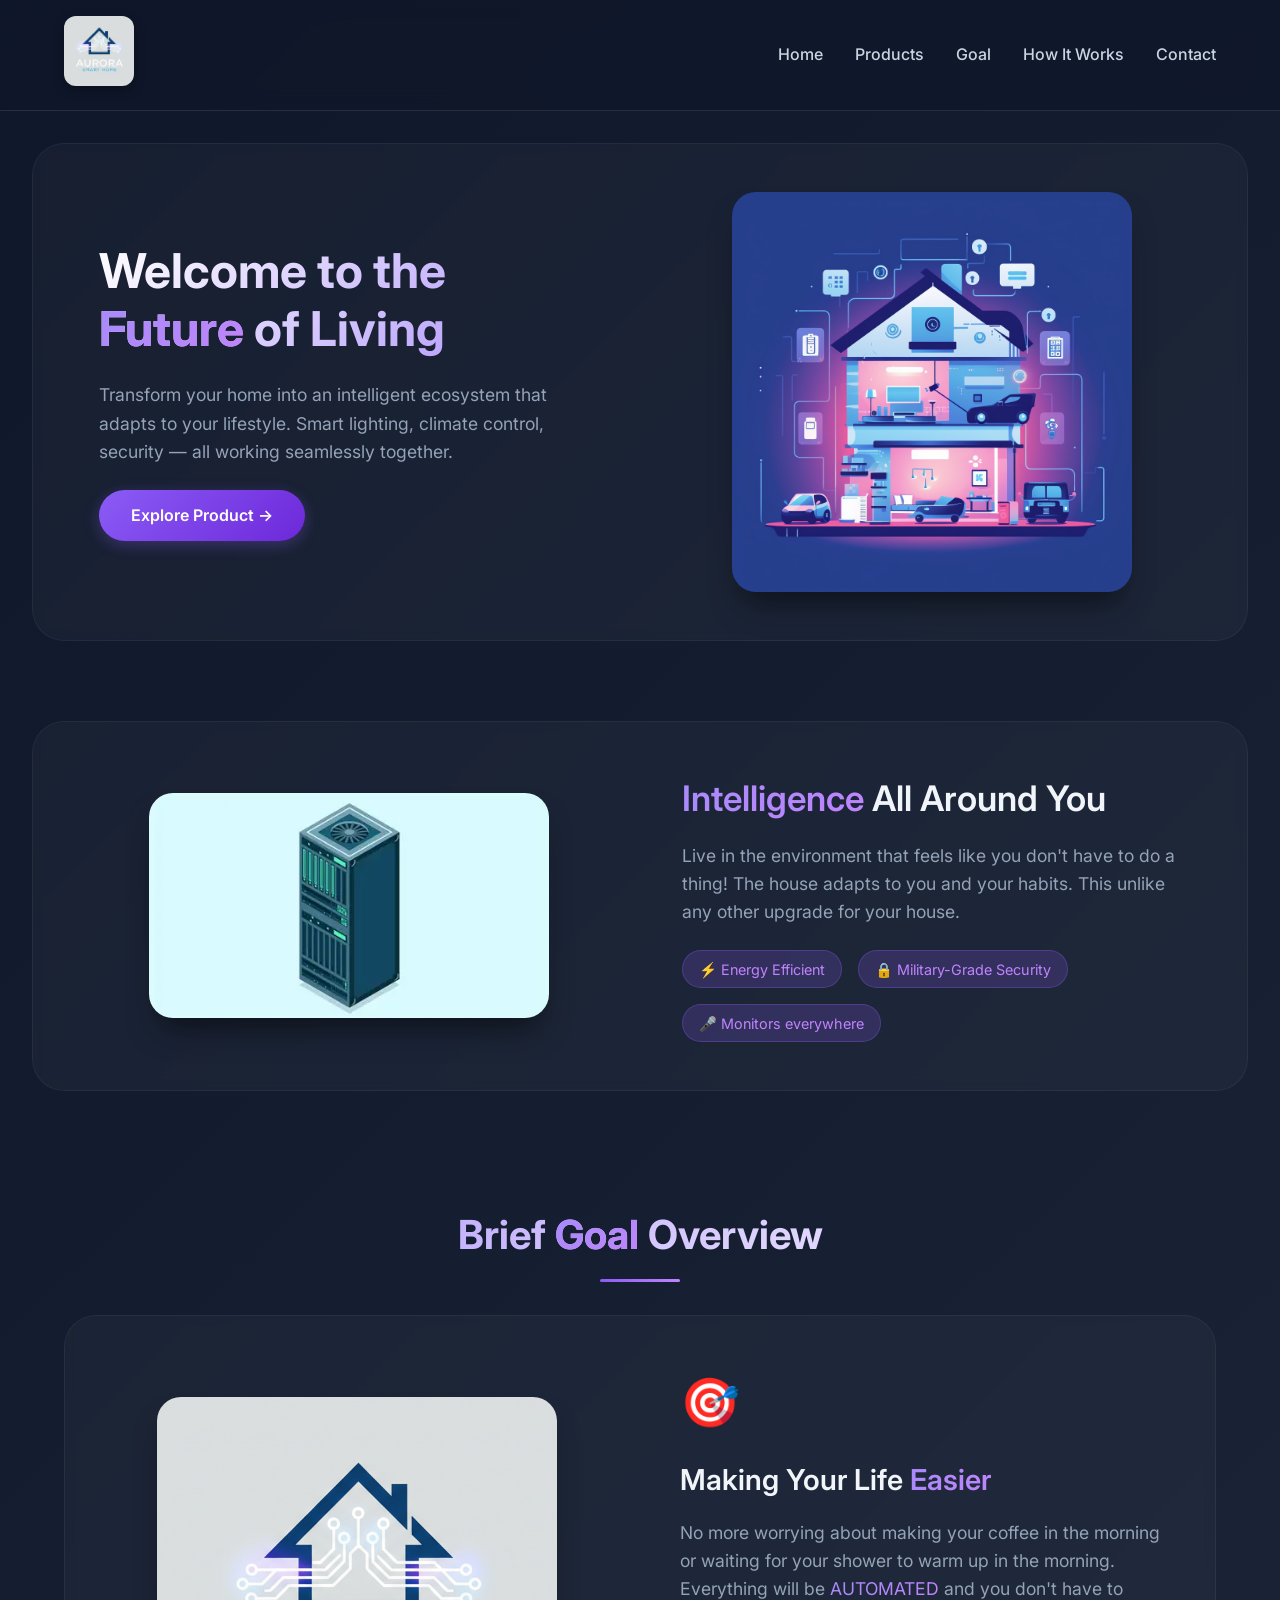
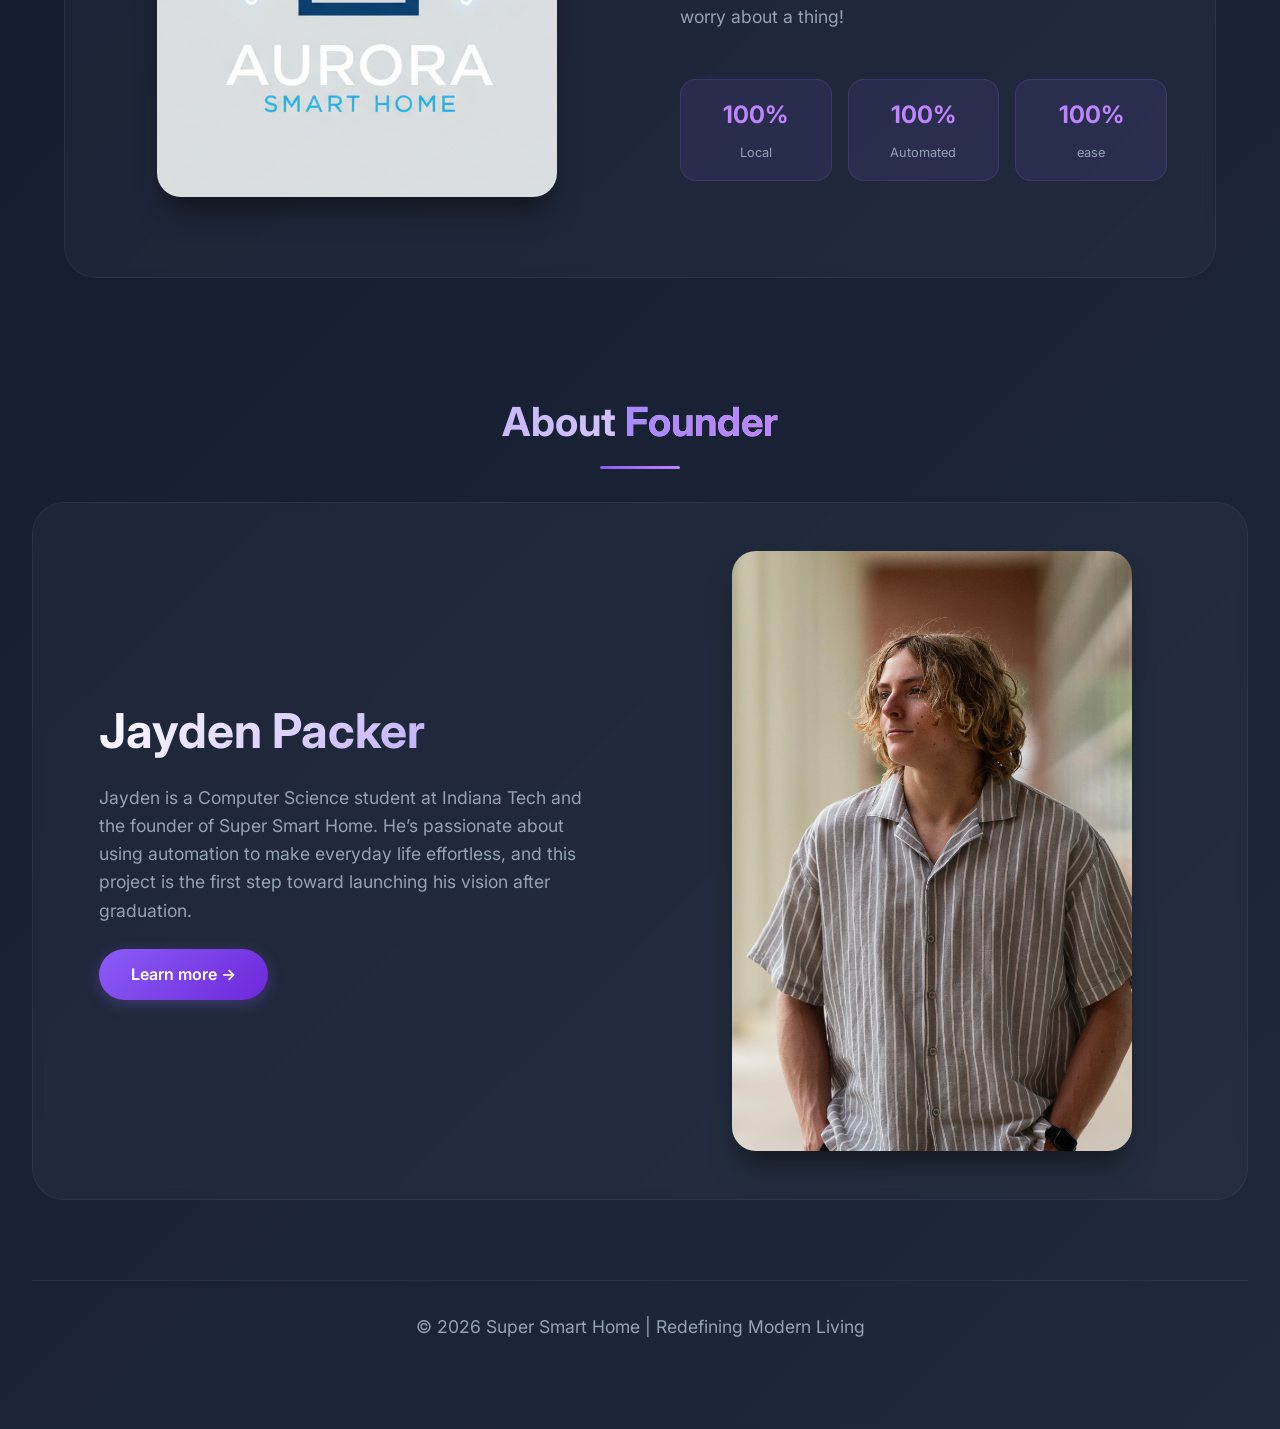
<file: Index.html>
<!DOCTYPE html>
<html>
    <head>
        <meta charset="UTF-8">
        <title>Super Smart Home | Intelligent Living</title>
        <link rel="stylesheet" href="style.css">
        <link href="https://fonts.googleapis.com/css2?family=Inter:opsz,wght@14..32,300;14..32,400;14..32,600;14..32,700&display=swap" rel="stylesheet">
    </head>
    <body>
        <nav>
            <a href="Index.html" class="logo-link">
                <img src="logo.png" alt="Super Smart Home logo" class="logo">
            </a>
            <div class="nav-links">
                <a href="Index.html" class="nav-link">Home</a>
                <a href="product.html" class="nav-link">Products</a>
                <a href="goal.html" class="nav-link">Goal</a>
                <a href="how-it-works.html" class="nav-link">How It Works</a>
                <a href="contact.html" class="nav-link">Contact</a>
            </div>
        </nav>

        <main>
            <section class="opening">
                <div class="opening_left">
                    <div class="content-wrapper">
                        <h1>Welcome to the <span class="highlight">Future</span> of Living</h1>
                        <p>Transform your home into an intelligent ecosystem that adapts to your lifestyle. Smart lighting, climate control, security — all working seamlessly together.</p>
                        <a href="product.html" class="cta-button">Explore Product →</a>
                    </div>
                </div>
                <div class="opening_right">
                    <div class="image-container">
                        <img src="smart_home.png" alt="Smart home dashboard" class="hero-image">
                    </div>
                </div>
            </section>

            <section class="showing">
                <div class="showing_left">
                    <div class="image-container">
                        <img src="OIP.webp" alt="Smart device" class="feature-image">
                    </div>
                </div>
                <div class="showing_right">
                    <div class="content-wrapper">
                        <h2><span class="highlight">Intelligence</span> All Around You</h2>
                        <p>Live in the environment that feels like you don't have to do a thing! The house adapts to you and your habits. This unlike any other upgrade for your house.</p>
                        <div class="feature-list">
                            <span class="feature-tag">⚡ Energy Efficient</span>
                            <span class="feature-tag">🔒 Military-Grade Security</span>
                            <span class="feature-tag">🎤 Monitors everywhere</span>
                        </div>
                    </div>
                </div>
            </section>
            <section class="feature-showcase" onclick="location.href='goal.html';">
                <h2 class="centered-title">Brief <span class="highlight">Goal</span> Overview</h2>
                
                <div class="split-layout">
                    <div class="split-image">
                        <div class="image-container">
                            <img src="logo.png" 
                                alt="Smart home technology" 
                                class="showcase-image">
                            <div class="image-glow"></div>
                        </div>
                    </div>
                    
                    <div class="split-text">
                        <div class="text-card">
                            <div class="feature-icon">🎯</div>
                            <h3>Making Your Life <span class="highlight">Easier</span></h3>
                            <p>No more worrying about making your coffee in the morning or waiting for your shower to warm up in the morning. Everything will be <span class="highlight">AUTOMATED</span> and you don't have to worry about a thing!</p>
                            
                            <div class="stats-grid">
                                <div class="stat">
                                    <span class="stat-number">100%</span>
                                    <span class="stat-label">Local</span>
                                </div>
                                <div class="stat">
                                    <span class="stat-number">100%</span>
                                    <span class="stat-label">Automated</span>
                                </div>
                                <div class="stat">
                                    <span class="stat-number">100%</span>
                                    <span class="stat-label">ease</span>
                                </div>
                            </div>
                            
                        </div>
                    </div>
                </div>
            </section>
            <h2 class="centered-title">About <span class="highlight">Founder</span></h2>
            <section class="opening">
                <div class="opening_left">
                    <div class="content-wrapper">
                        <h1>Jayden Packer</h1>
                        <p>Jayden is a Computer Science student at Indiana Tech and the founder of Super Smart Home. He’s passionate about using automation to 
                            make everyday life effortless, and this project is the first step toward launching his vision after graduation.</p>
                        <a href="cv.html" class="cta-button">Learn more →</a>
                    </div>
                </div>
                <div class="opening_right">
                    <div class="image-container">
                        <img src="IMG_0576.jpg" alt="Smart home dashboard" class="hero-image">
                    </div>
                </div>
            </section>

        <footer>
            <p>© 2026 Super Smart Home | Redefining Modern Living</p>
        </footer>
    </body>
</html>
</file>
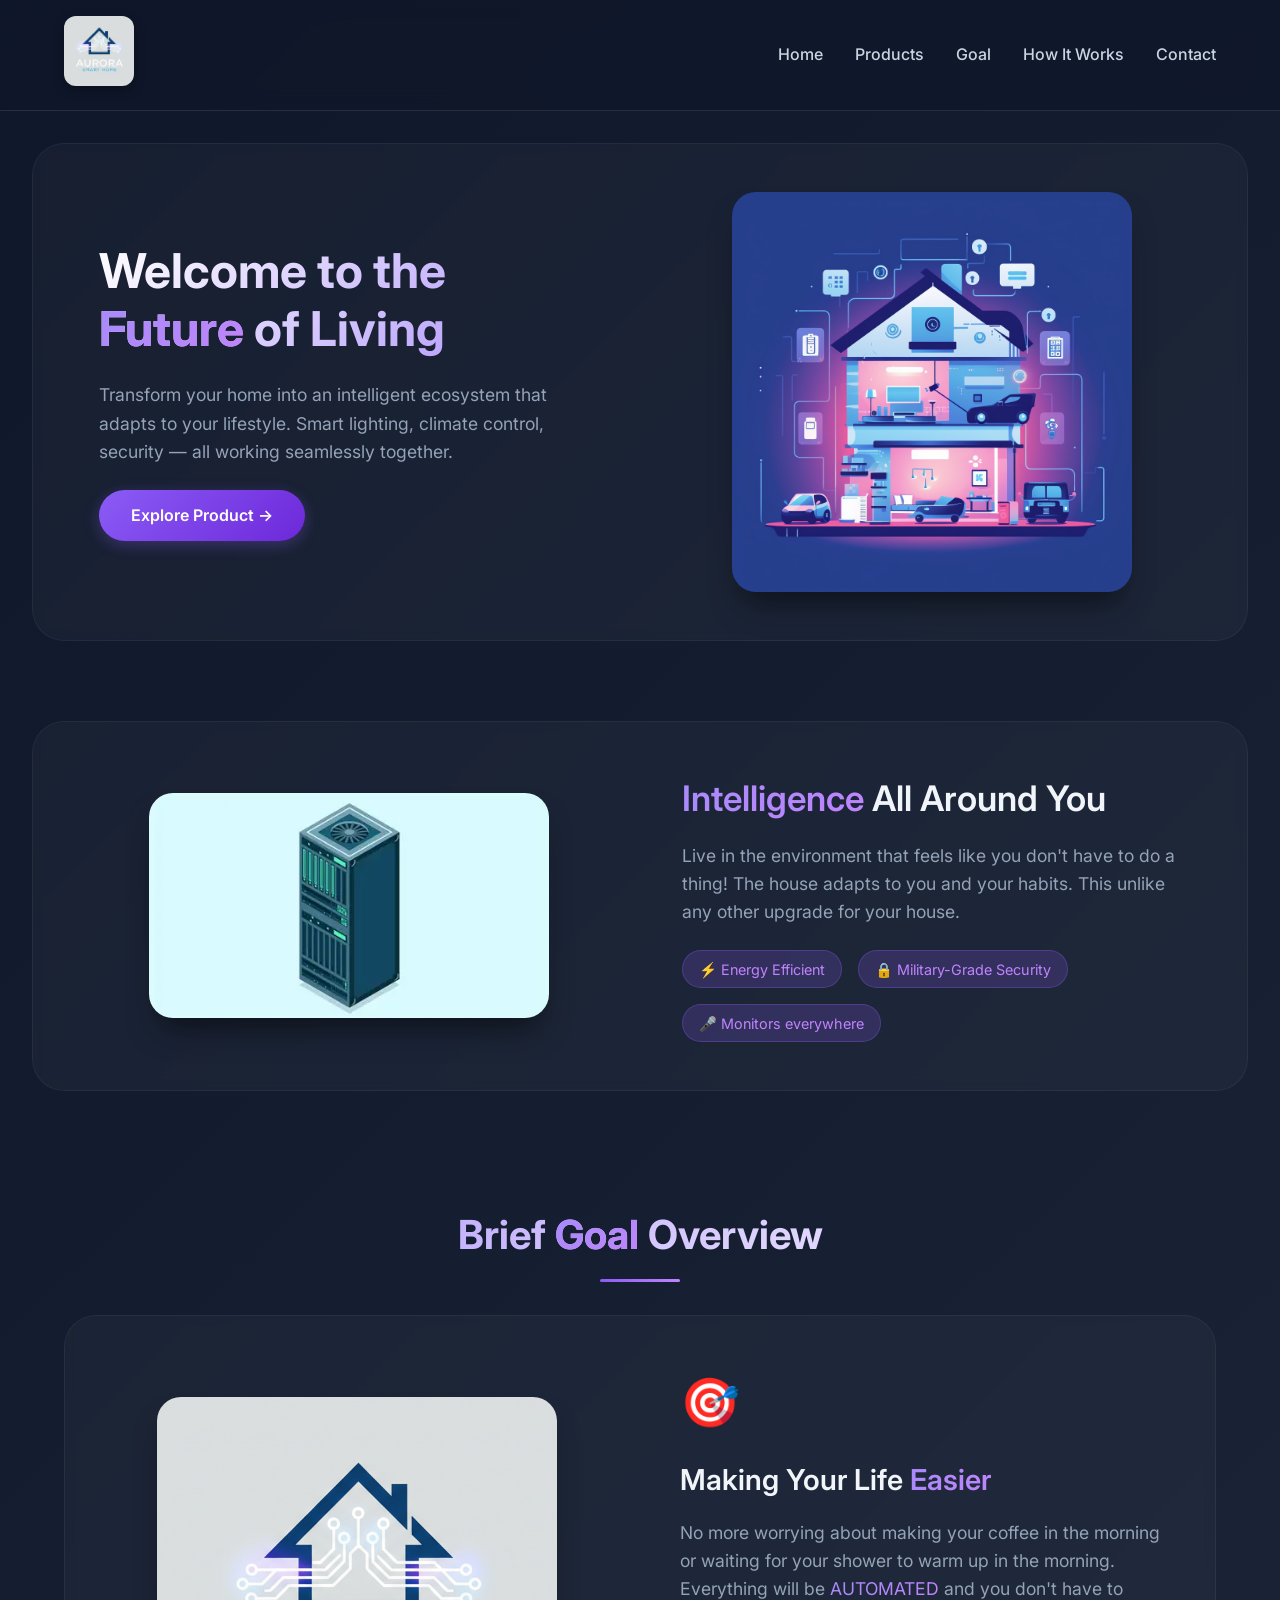
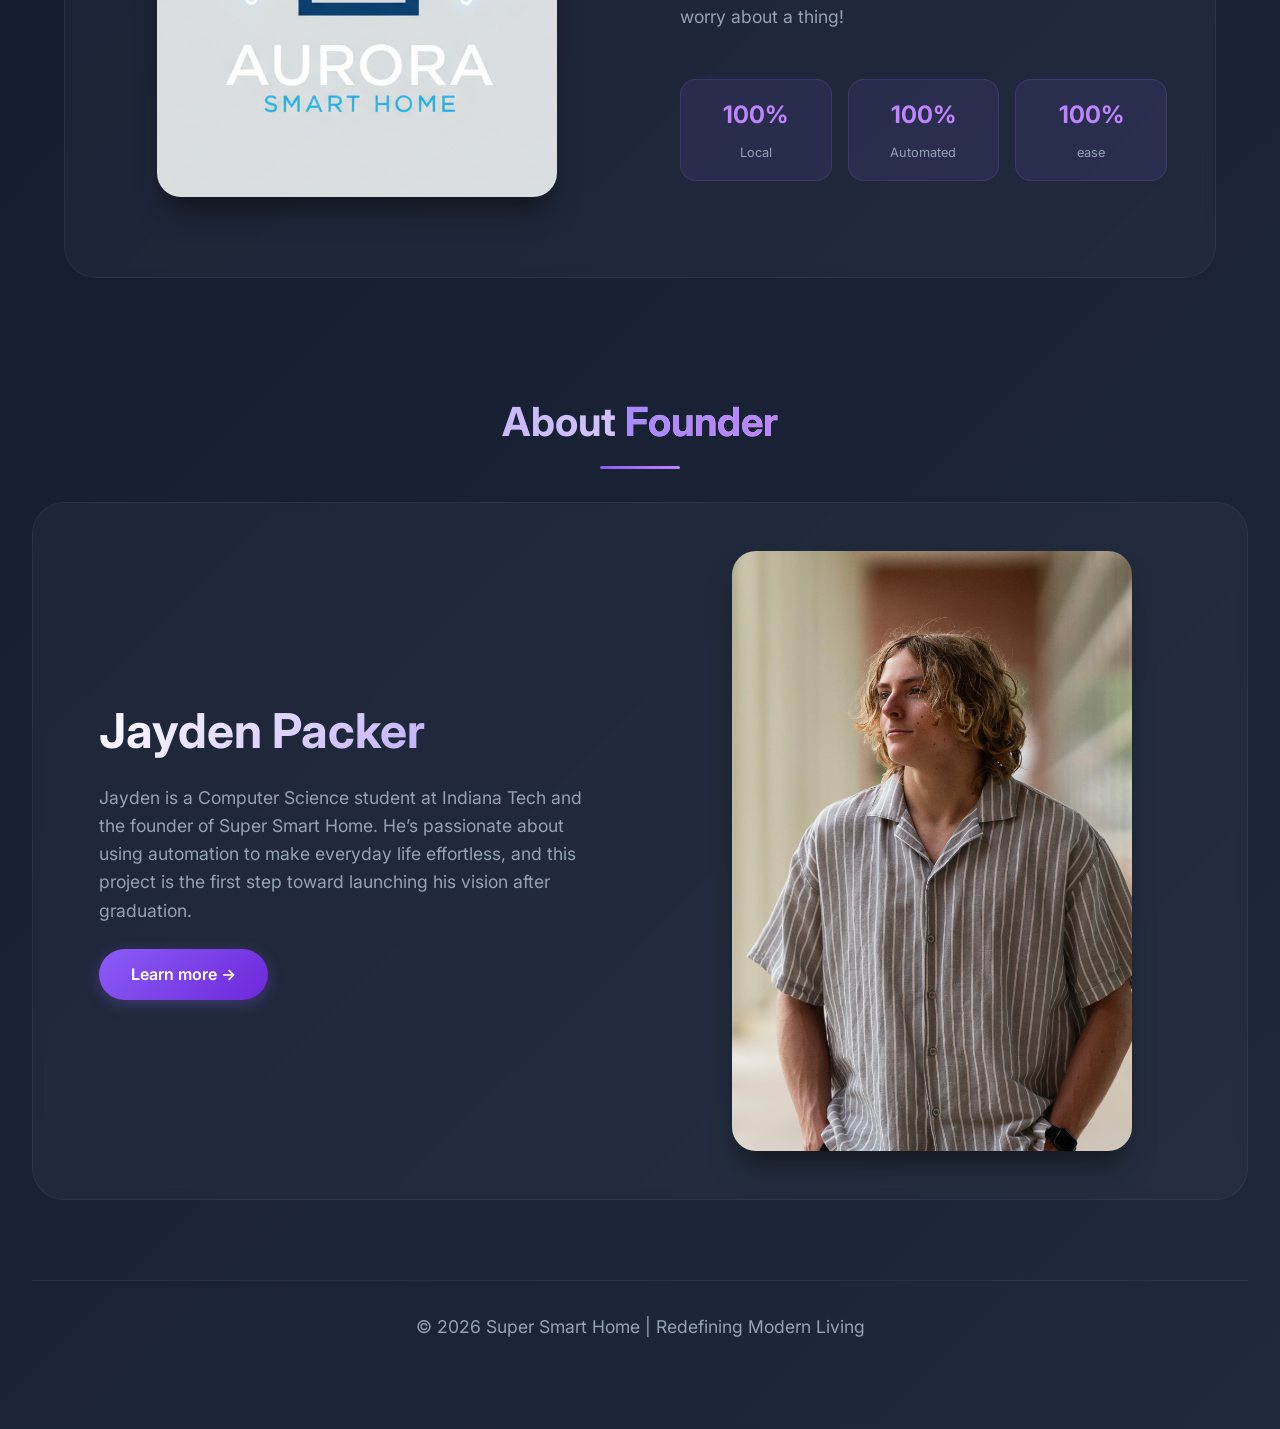
<file: index.html>
<!DOCTYPE html>
<html>
    <head>
        <meta charset="UTF-8">
        <title>Super Smart Home | Intelligent Living</title>
        <link rel="stylesheet" href="style.css">
        <link href="https://fonts.googleapis.com/css2?family=Inter:opsz,wght@14..32,300;14..32,400;14..32,600;14..32,700&display=swap" rel="stylesheet">
    </head>
    <body>
        <nav>
            <a href="index.html" class="logo-link">
                <img src="logo.png" alt="Super Smart Home logo" class="logo">
            </a>
            <div class="nav-links">
                <a href="index.html" class="nav-link">Home</a>
                <a href="product.html" class="nav-link">Products</a>
                <a href="goal.html" class="nav-link">Goal</a>
                <a href="how-it-works.html" class="nav-link">How It Works</a>
                <a href="contact.html" class="nav-link">Contact</a>
            </div>
        </nav>

        <main>
            <section class="opening">
                <div class="opening_left">
                    <div class="content-wrapper">
                        <h1>Welcome to the <span class="highlight">Future</span> of Living</h1>
                        <p>Transform your home into an intelligent ecosystem that adapts to your lifestyle. Smart lighting, climate control, security — all working seamlessly together.</p>
                        <a href="product.html" class="cta-button">Explore Product →</a>
                    </div>
                </div>
                <div class="opening_right">
                    <div class="image-container">
                        <img src="smart_home.png" alt="Smart home dashboard" class="hero-image">
                    </div>
                </div>
            </section>

            <section class="showing">
                <div class="showing_left">
                    <div class="image-container">
                        <img src="OIP.webp" alt="Smart device" class="feature-image">
                    </div>
                </div>
                <div class="showing_right">
                    <div class="content-wrapper">
                        <h2><span class="highlight">Intelligence</span> All Around You</h2>
                        <p>Live in the environment that feels like you don't have to do a thing! The house adapts to you and your habits. This unlike any other upgrade for your house.</p>
                        <div class="feature-list">
                            <span class="feature-tag">⚡ Energy Efficient</span>
                            <span class="feature-tag">🔒 Military-Grade Security</span>
                            <span class="feature-tag">🎤 Monitors everywhere</span>
                        </div>
                    </div>
                </div>
            </section>
            <section class="feature-showcase" onclick="location.href='goal.html';">
                <h2 class="centered-title">Brief <span class="highlight">Goal</span> Overview</h2>
                
                <div class="split-layout">
                    <div class="split-image">
                        <div class="image-container">
                            <img src="logo.png" 
                                alt="Smart home technology" 
                                class="showcase-image">
                            <div class="image-glow"></div>
                        </div>
                    </div>
                    
                    <div class="split-text">
                        <div class="text-card">
                            <div class="feature-icon">🎯</div>
                            <h3>Making Your Life <span class="highlight">Easier</span></h3>
                            <p>No more worrying about making your coffee in the morning or waiting for your shower to warm up in the morning. Everything will be <span class="highlight">AUTOMATED</span> and you don't have to worry about a thing!</p>
                            
                            <div class="stats-grid">
                                <div class="stat">
                                    <span class="stat-number">100%</span>
                                    <span class="stat-label">Local</span>
                                </div>
                                <div class="stat">
                                    <span class="stat-number">100%</span>
                                    <span class="stat-label">Automated</span>
                                </div>
                                <div class="stat">
                                    <span class="stat-number">100%</span>
                                    <span class="stat-label">ease</span>
                                </div>
                            </div>
                            
                        </div>
                    </div>
                </div>
            </section>
            <h2 class="centered-title">About <span class="highlight">Founder</span></h2>
            <section class="opening">
                <div class="opening_left">
                    <div class="content-wrapper">
                        <h1>Jayden Packer</h1>
                        <p>Jayden is a Computer Science student at Indiana Tech and the founder of Super Smart Home. He’s passionate about using automation to 
                            make everyday life effortless, and this project is the first step toward launching his vision after graduation.</p>
                        <a href="cv.html" class="cta-button">Learn more →</a>
                    </div>
                </div>
                <div class="opening_right">
                    <div class="image-container">
                        <img src="IMG_0576.jpg" alt="Smart home dashboard" class="hero-image">
                    </div>
                </div>
            </section>

        <footer>
            <p>© 2026 Super Smart Home | Redefining Modern Living</p>
        </footer>
    </body>
</html>
</file>
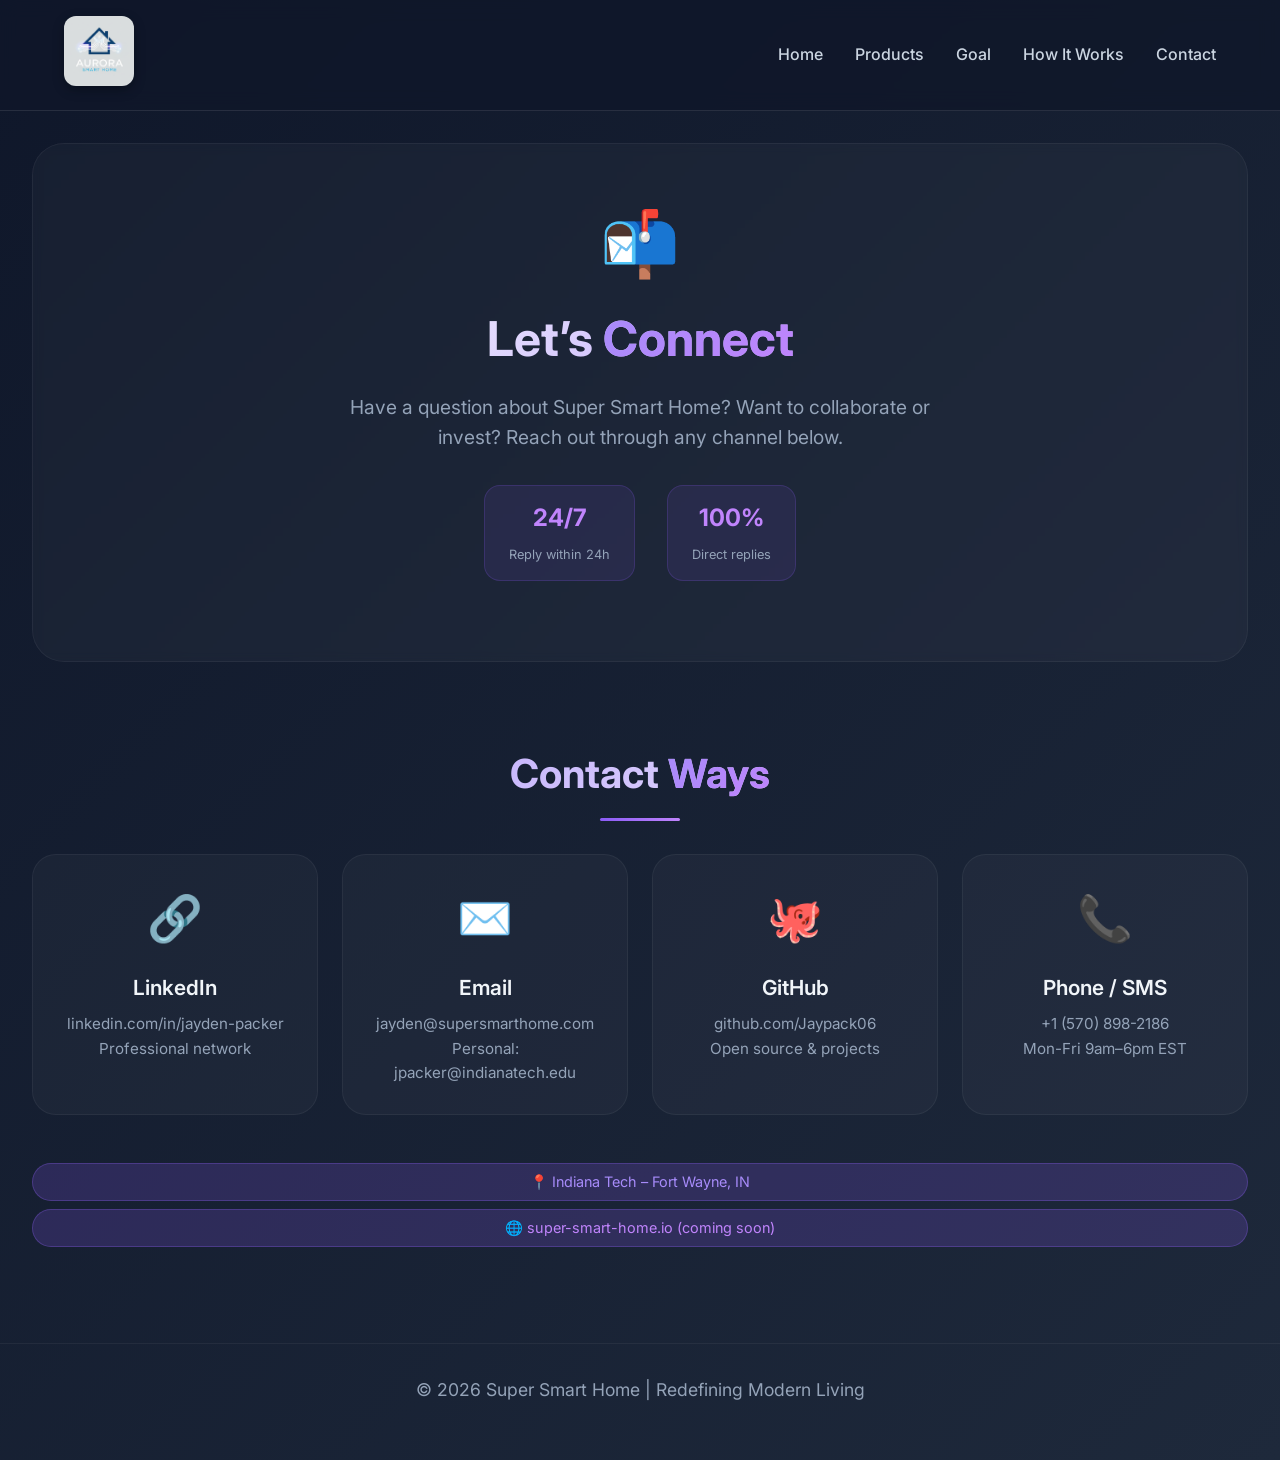
<file: contact.html>
<!DOCTYPE html>
<html>
    <head>
        <meta charset="UTF-8">
        <title>Super Smart Home | Goal</title>
        <link rel="stylesheet" href="style.css">
        <link href="https://fonts.googleapis.com/css2?family=Inter:opsz,wght@14..32,300;14..32,400;14..32,600;14..32,700&display=swap" rel="stylesheet">
    </head>
    <body>
        <nav>
            <a href="index.html" class="logo-link">
                <img src="logo.png" alt="Super Smart Home logo" class="logo">
            </a>
            <div class="nav-links">
                <a href="index.html" class="nav-link">Home</a>
                <a href="product.html" class="nav-link">Products</a>
                <a href="goal.html" class="nav-link">Goal</a>
                <a href="how-it-works.html" class="nav-link">How It Works</a>
                <a href="contact.html" class="nav-link">Contact</a>
            </div>
        </nav>
        <main>

            <section class="goal-hero">
                <div class="hero-content">
                    <div class="hero-icon">📬</div>
                    <h1 class="hero-title">Let’s <span class="highlight">Connect</span></h1>
                    <p class="hero-description">Have a question about Super Smart Home? Want to collaborate or invest? Reach out through any channel below.</p>
                    <div class="hero-stats">
                        <div class="stat-item">
                            <span class="stat-number">24/7</span>
                            <span class="stat-label">Reply within 24h</span>
                        </div>
                        <div class="stat-item">
                            <span class="stat-number">100%</span>
                            <span class="stat-label">Direct replies</span>
                        </div>
                    </div>
                </div>
            </section>

            <section>
                <h2 class="centered-title">Contact <span class="highlight">Ways</span></h2>
                <div class="contact-grid">

                    <a href="https://linkedin.com/in/jayden-packer" target="_blank" class="contact-card">
                        <div class="contact-icon">🔗</div>
                        <div class="contact-title">LinkedIn</div>
                        <div class="contact-detail">linkedin.com/in/jayden-packer</div>
                        <div class="contact-detail">Professional network</div>
                    </a>

                    <a href="mailto:jaydenpacker267@gmail.com" class="contact-card">
                        <div class="contact-icon">✉️</div>
                        <div class="contact-title">Email</div>
                        <div class="contact-detail">jayden@supersmarthome.com</div>
                        <div class="contact-detail">Personal: jpacker@indianatech.edu</div>
                    </a>

                    <a href="https://github.com/Jaypack06" target="_blank" class="contact-card">
                        <div class="contact-icon">🐙</div>
                        <div class="contact-title">GitHub</div>
                        <div class="contact-detail">github.com/Jaypack06</div>
                        <div class="contact-detail">Open source & projects</div>
                    </a>

                    <a href="tel:+5708982186" class="contact-card">
                        <div class="contact-icon">📞</div>
                        <div class="contact-title">Phone / SMS</div>
                        <div class="contact-detail">+1 (570) 898-2186</div>
                        <div class="contact-detail">Mon-Fri 9am–6pm EST</div>
                    </a>
                </div>
            </section>



            <div style="text-align: center; margin: 3rem 0 1rem;">
                <div class="feature-tag"><a href="https://www.indianatech.edu/" target="_blank" style="text-decoration: none; color: #a78bfa;">📍 Indiana Tech – Fort Wayne, IN</a></div>
                <div class="feature-tag" style="margin-top: 0.5rem;">🌐 super-smart-home.io (coming soon)</div>
            </div>
        </main>

        <footer>
            <p>© 2026 Super Smart Home | Redefining Modern Living</p>
        </footer>




    </body>
</html>
</file>
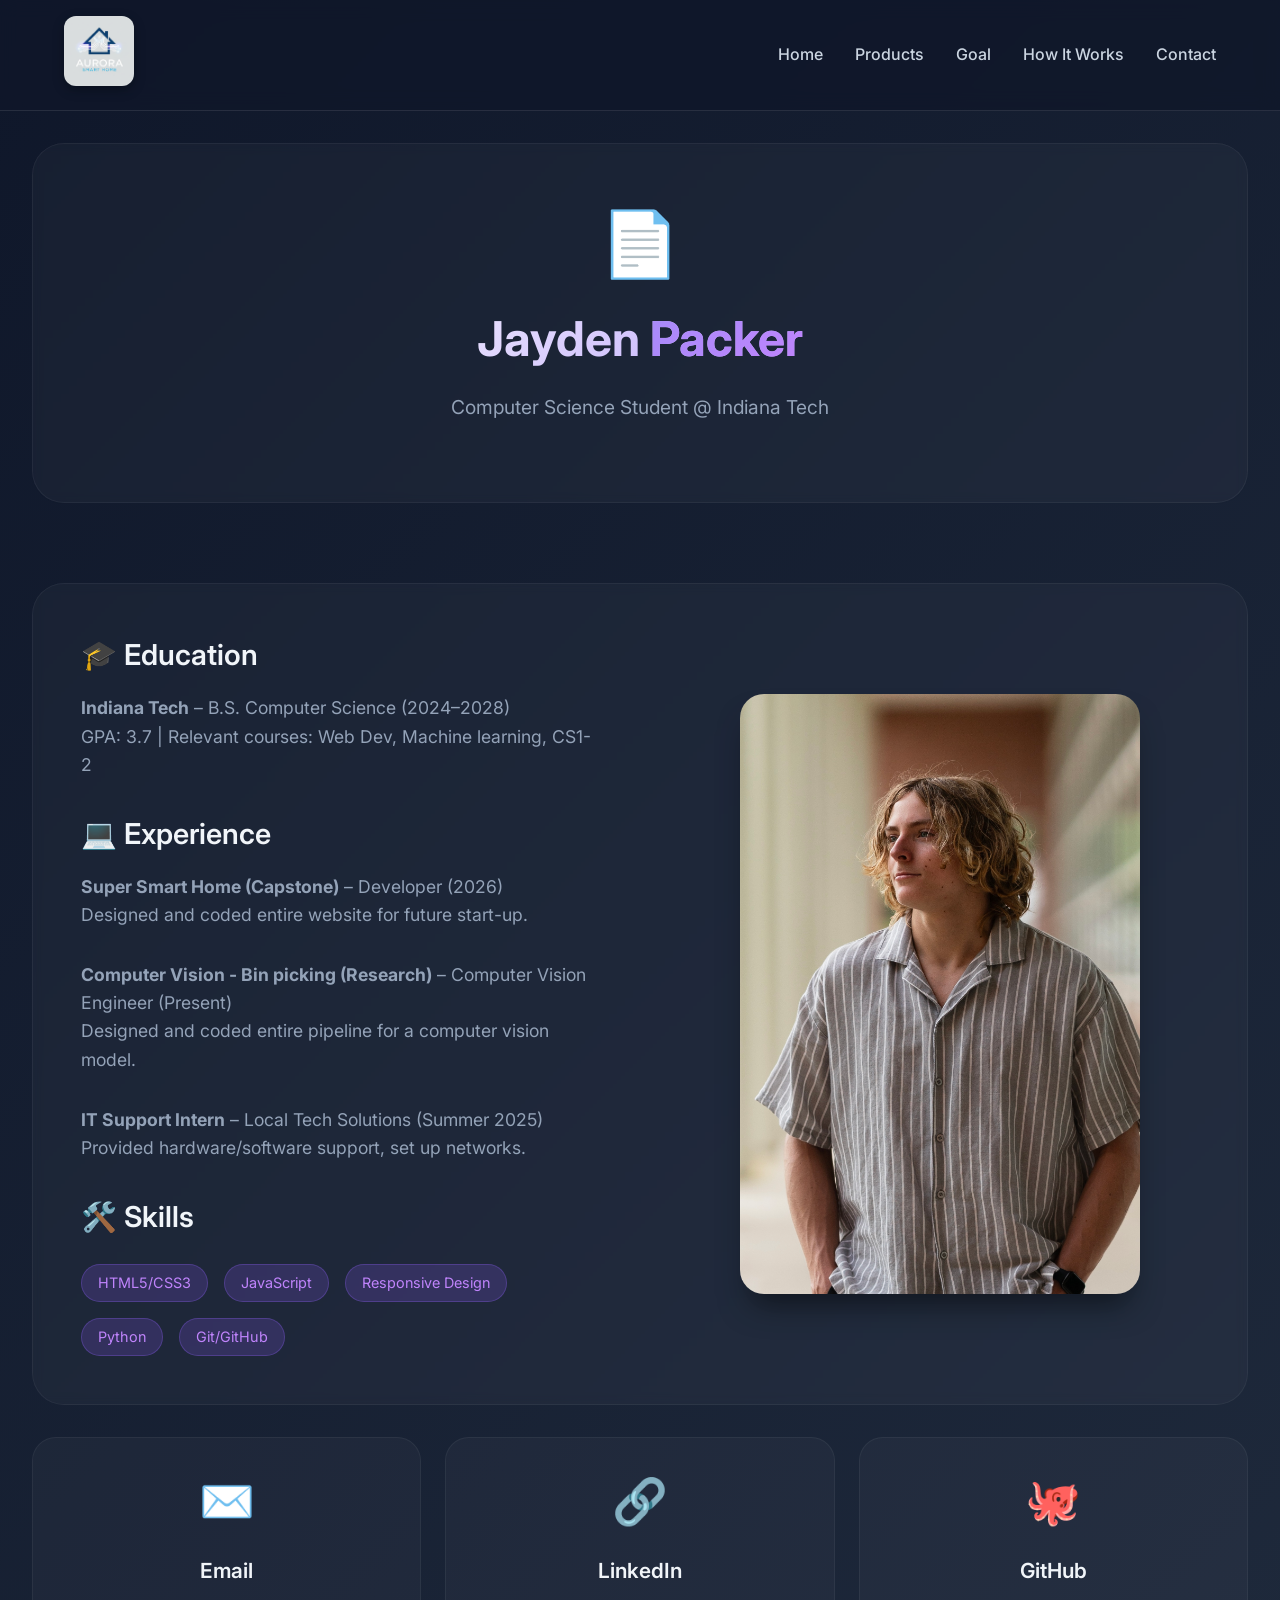
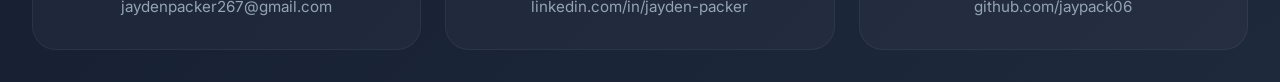
<file: cv.html>
<!DOCTYPE html>
<html>
    <head>
        <meta charset="UTF-8">
        <title>Super Smart Home | More Info</title>
        <link rel="stylesheet" href="style.css">
        <link href="https://fonts.googleapis.com/css2?family=Inter:opsz,wght@14..32,300;14..32,400;14..32,600;14..32,700&display=swap" rel="stylesheet">
    </head>
    <body>
        <nav>
            <a href="index.html" class="logo-link">
                <img src="logo.png" alt="Super Smart Home logo" class="logo">
            </a>
            <div class="nav-links">
                <a href="index.html" class="nav-link">Home</a>
                <a href="product.html" class="nav-link">Products</a>
                <a href="goal.html" class="nav-link">Goal</a>
                <a href="how-it-works.html" class="nav-link">How It Works</a>
                <a href="contact.html" class="nav-link">Contact</a>
            </div>
        </nav>
        <main>
            <section class="goal-hero">
                <div class="hero-content">
                    <div class="hero-icon">📄</div>
                    <h1 class="hero-title">Jayden <span class="highlight">Packer</span></h1>
                    <p class="hero-description">Computer Science Student @ Indiana Tech</p>
                </div>
            </section>

            <div class="split-layout">
                <div class="split-text">
                    <div class="text-card">
                        <h3>🎓 Education</h3>
                        <p><strong>Indiana Tech</strong> – B.S. Computer Science (2024–2028)<br>GPA: 3.7 | Relevant courses: Web Dev, Machine learning, CS1-2</p>
                        
                        <h3>💻 Experience</h3>
                        <p><strong>Super Smart Home (Capstone)</strong> – Developer (2026)<br>Designed and coded entire website for future start-up.</p>
                        <p><strong>Computer Vision - Bin picking (Research)</strong> – Computer Vision Engineer (Present)<br>Designed and coded entire pipeline for a computer vision model.</p>
                        <p><strong>IT Support Intern</strong> – Local Tech Solutions (Summer 2025)<br>Provided hardware/software support, set up networks.</p>
                        
                        <h3>🛠️ Skills</h3>
                        <div class="feature-list">
                            <span class="feature-tag">HTML5/CSS3</span>
                            <span class="feature-tag">JavaScript</span>
                            <span class="feature-tag">Responsive Design</span>
                            <span class="feature-tag">Python</span>
                            <span class="feature-tag">Git/GitHub</span>
                        </div>
                    </div>
                </div>
                <div class="split-image">
                    <div class="image-container">
                        <img src="IMG_0576.jpg" alt="Jayden Packer" class="showcase-image">
                    </div>
                </div>
            </div>

            <!-- Contact & Links -->
            <div class="contact-grid" style="margin-top: 2rem;">
                <a href="mailto:jaydenpacker267@gmail.com" class="contact-card">
                    <div class="contact-icon">✉️</div>
                    <div class="contact-title">Email</div>
                    <div class="contact-detail">jaydenpacker267@gmail.com</div>
                </a>
                <a href="https://linkedin.com/in/jayden-packer" target="_blank" class="contact-card">
                    <div class="contact-icon">🔗</div>
                    <div class="contact-title">LinkedIn</div>
                    <div class="contact-detail">linkedin.com/in/jayden-packer</div>
                </a>
                <a href="https://github.com/Jaypack06" target="_blank" class="contact-card">
                    <div class="contact-icon">🐙</div>
                    <div class="contact-title">GitHub</div>
                    <div class="contact-detail">github.com/jaypack06</div>
                </a>
            </div>
        </main>

    </body>
</html>
</file>
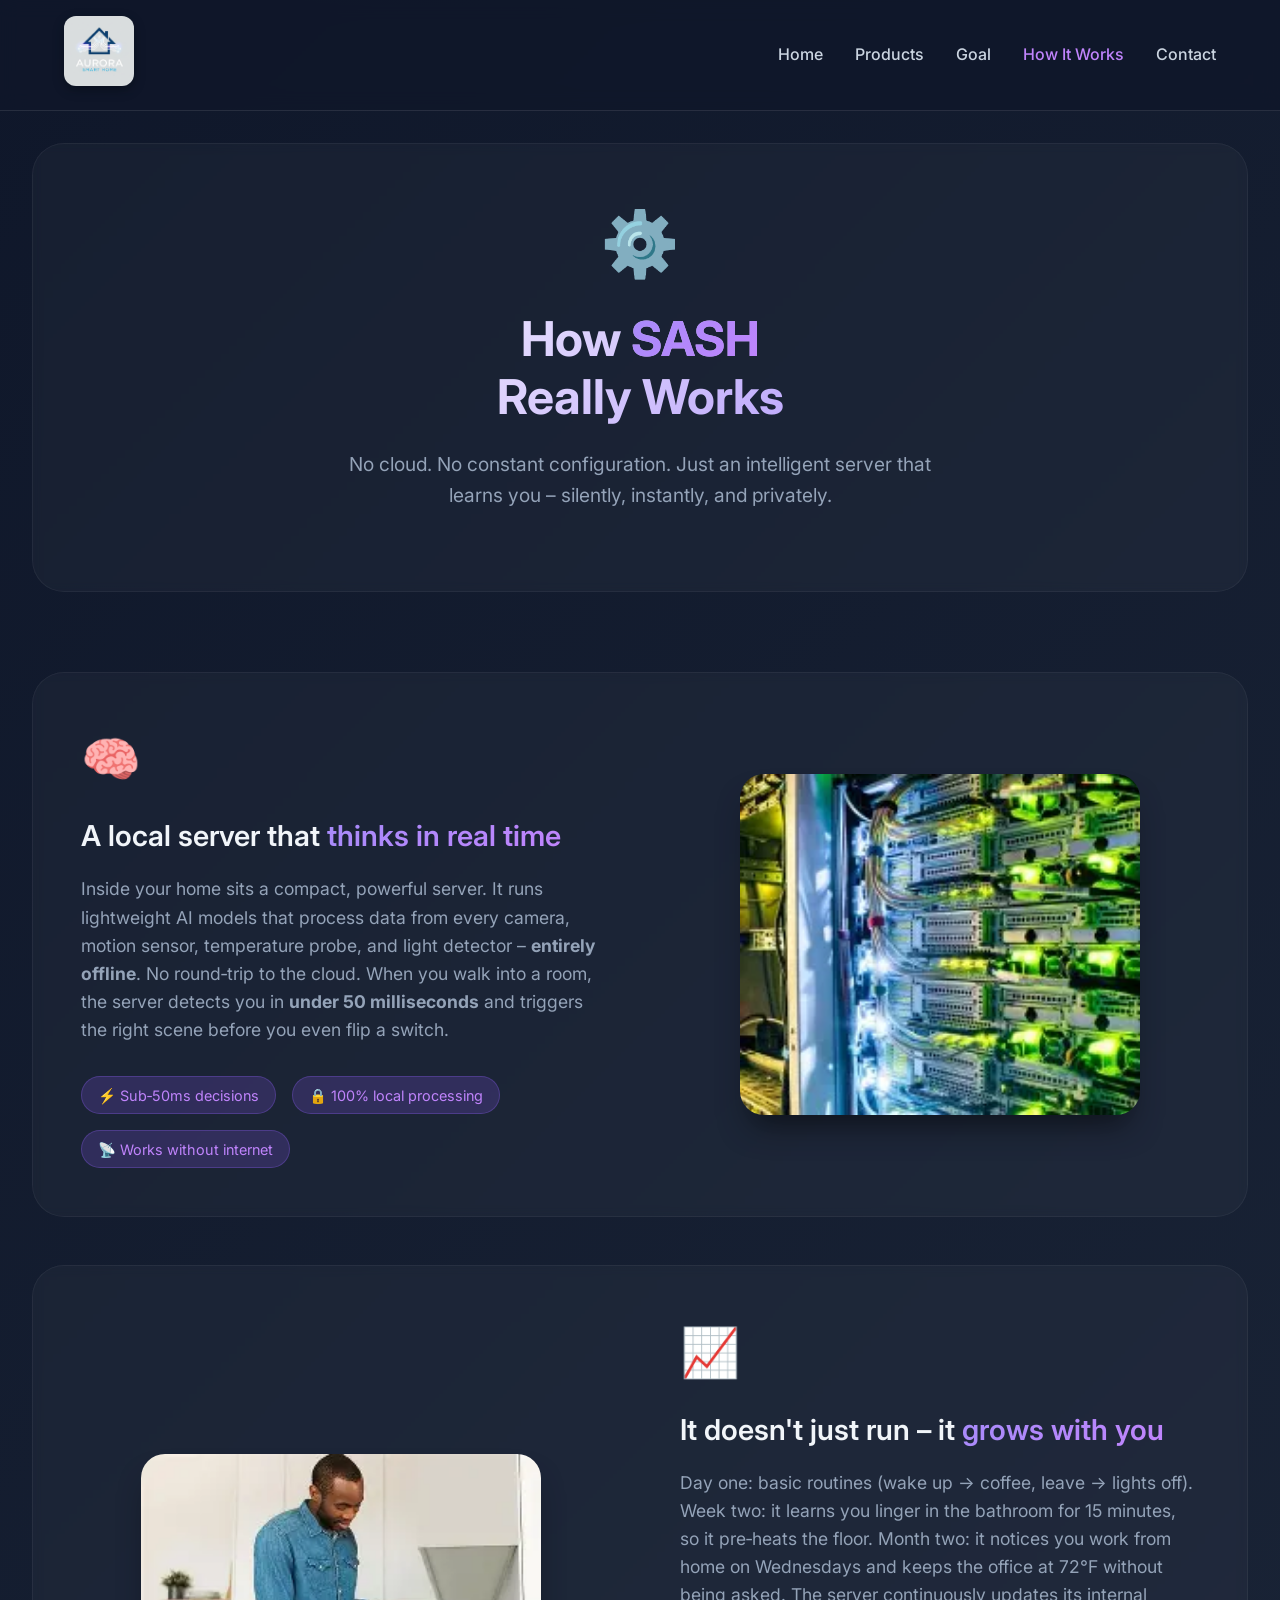
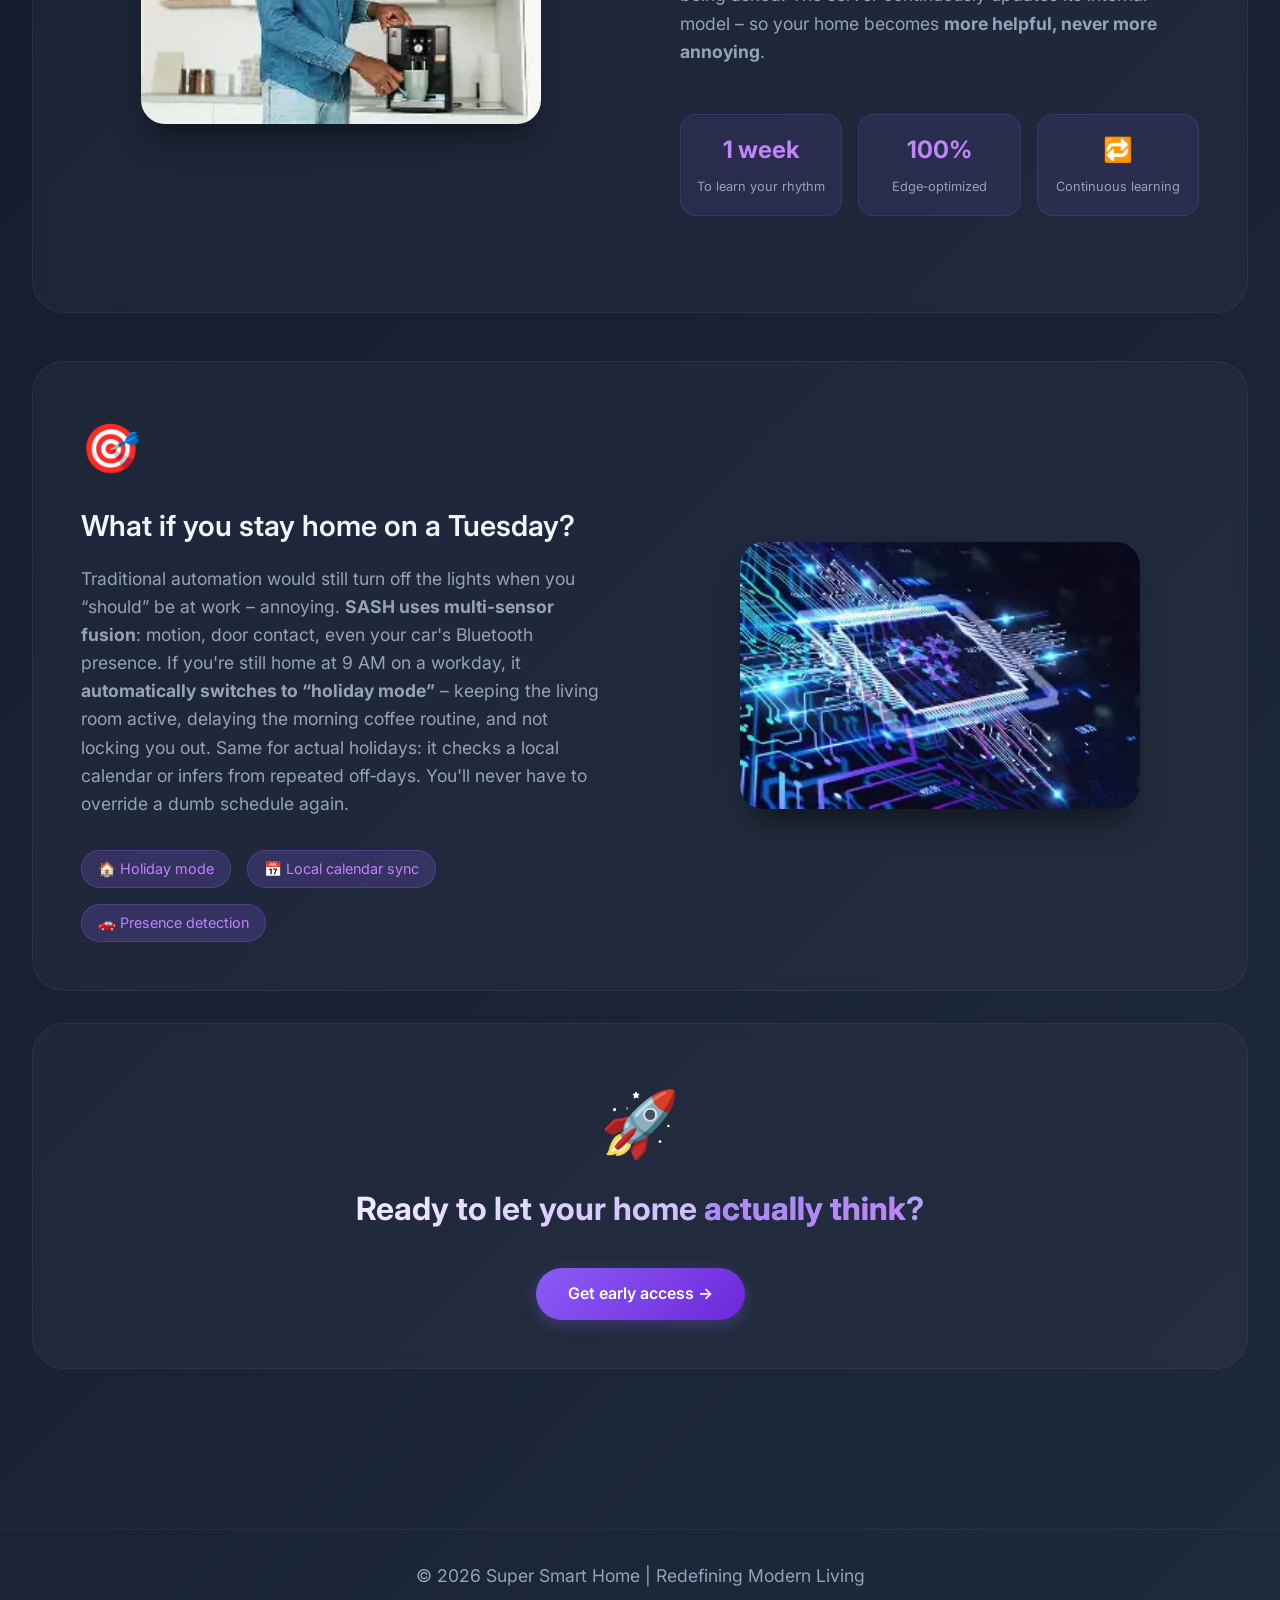
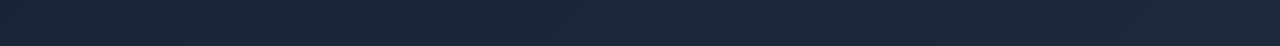
<file: how-it-works.html>
<!DOCTYPE html>
<html>
    <head>
        <meta charset="UTF-8">
        <title>Super Smart Home | How It Works</title>
        <link rel="stylesheet" href="style.css">
        <link href="https://fonts.googleapis.com/css2?family=Inter:opsz,wght@14..32,300;14..32,400;14..32,600;14..32,700&display=swap" rel="stylesheet">
    </head>
    <body>
        <nav>
            <a href="index.html" class="logo-link">
                <img src="logo.png" alt="Super Smart Home logo" class="logo">
            </a>
            <div class="nav-links">
                <a href="index.html" class="nav-link">Home</a>
                <a href="product.html" class="nav-link">Products</a>
                <a href="goal.html" class="nav-link">Goal</a>
                <a href="how-it-works.html" class="nav-link" style="color: #c084fc;">How It Works</a>
                <a href="contact.html" class="nav-link">Contact</a>
            </div>
        </nav>

        <main>
       
            <section class="goal-hero">
                <div class="hero-content">
                    <div class="hero-icon">⚙️</div>
                    <h1 class="hero-title">
                        How <span class="highlight">SASH</span> <br>
                        Really Works
                    </h1>
                    <p class="hero-description">
                        No cloud. No constant configuration. Just an intelligent server that learns you – silently, instantly, and privately.
                    </p>
                </div>
            </section>


            <div class="split-layout">
                <div class="split-text">
                    <div class="text-card">
                        <div class="feature-icon">🧠</div>
                        <h3>A local server that <span class="highlight">thinks in real time</span></h3>
                        <p>
                            Inside your home sits a compact, powerful server. It runs lightweight AI models that process data from every camera, motion sensor, temperature probe, and light detector – <strong>entirely offline</strong>.  
                            No round‑trip to the cloud. When you walk into a room, the server detects you in <strong>under 50 milliseconds</strong> and triggers the right scene before you even flip a switch.
                        </p>
                        <div class="feature-list">
                            <span class="feature-tag">⚡ Sub‑50ms decisions</span>
                            <span class="feature-tag">🔒 100% local processing</span>
                            <span class="feature-tag">📡 Works without internet</span>
                        </div>
                    </div>
                </div>
                <div class="split-image">
                    <div class="image-container">
                        <img src="server.webp" alt="Local server diagram" class="showcase-image">
                        <div class="image-glow"></div>
                    </div>
                </div>
            </div>

            <!-- Section 2: Learning over time (integrates into your life) -->
            <div class="split-layout" style="margin-top: 3rem;">
                <div class="split-image">
                    <div class="image-container">
                        <img src="coffee.webp" alt="Learning adaptation" class="showcase-image">
                        <div class="image-glow"></div>
                    </div>
                </div>
                <div class="split-text">
                    <div class="text-card">
                        <div class="feature-icon">📈</div>
                        <h3>It doesn't just run – it <span class="highlight">grows with you</span></h3>
                        <p>
                            Day one: basic routines (wake up → coffee, leave → lights off).  
                            Week two: it learns you linger in the bathroom for 15 minutes, so it pre‑heats the floor.  
                            Month two: it notices you work from home on Wednesdays and keeps the office at 72°F without being asked.  
                            The server continuously updates its internal model – so your home becomes <strong>more helpful, never more annoying</strong>.
                        </p>
                        <div class="stats-grid">
                            <div class="stat">
                                <span class="stat-number">1 week</span>
                                <span class="stat-label">To learn your rhythm</span>
                            </div>
                            <div class="stat">
                                <span class="stat-number">100%</span>
                                <span class="stat-label">Edge‑optimized</span>
                            </div>
                            <div class="stat">
                                <span class="stat-number">🔁</span>
                                <span class="stat-label">Continuous learning</span>
                            </div>
                        </div>
                    </div>
                </div>
            </div>

            <div class="split-layout" style="margin-top: 3rem;">
                <div class="split-text">
                    <div class="text-card">
                        <div class="feature-icon">🎯</div>
                        <h3>What if you stay home on a Tuesday?</h3>
                        <p>
                            Traditional automation would still turn off the lights when you “should” be at work – annoying.  
                            <strong>SASH uses multi‑sensor fusion</strong>: motion, door contact, even your car's Bluetooth presence.  
                            If you're still home at 9 AM on a workday, it <strong>automatically switches to “holiday mode”</strong> – keeping the living room active, delaying the morning coffee routine, and not locking you out.  
                            Same for actual holidays: it checks a local calendar or infers from repeated off‑days. You'll never have to override a dumb schedule again.
                        </p>
                        <div class="feature-list">
                            <span class="feature-tag">🏠 Holiday mode</span>
                            <span class="feature-tag">📅 Local calendar sync</span>
                            <span class="feature-tag">🚗 Presence detection</span>
                        </div>
                    </div>
                </div>
                <div class="split-image">
                    <div class="image-container">
                        <img src="automation.webp" alt="Holiday adaptation" class="showcase-image">
                        <div class="image-glow"></div>
                    </div>
                </div>
            </div>

            <section class="goal-hero" style="margin-top: 2rem;">
                <div class="hero-content">
                    <div class="hero-icon">🚀</div>
                    <h2 class="hero-title" style="font-size: 2rem;">Ready to let your home <span class="highlight">actually think</span>?</h2>
                    <a href="contact.html" class="cta-button hero-cta" style="margin-top: 1rem;">Get early access →</a>
                </div>
            </section>
        </main>

        <footer>
            <p>© 2026 Super Smart Home | Redefining Modern Living</p>
        </footer>
    </body>
</html>
</file>
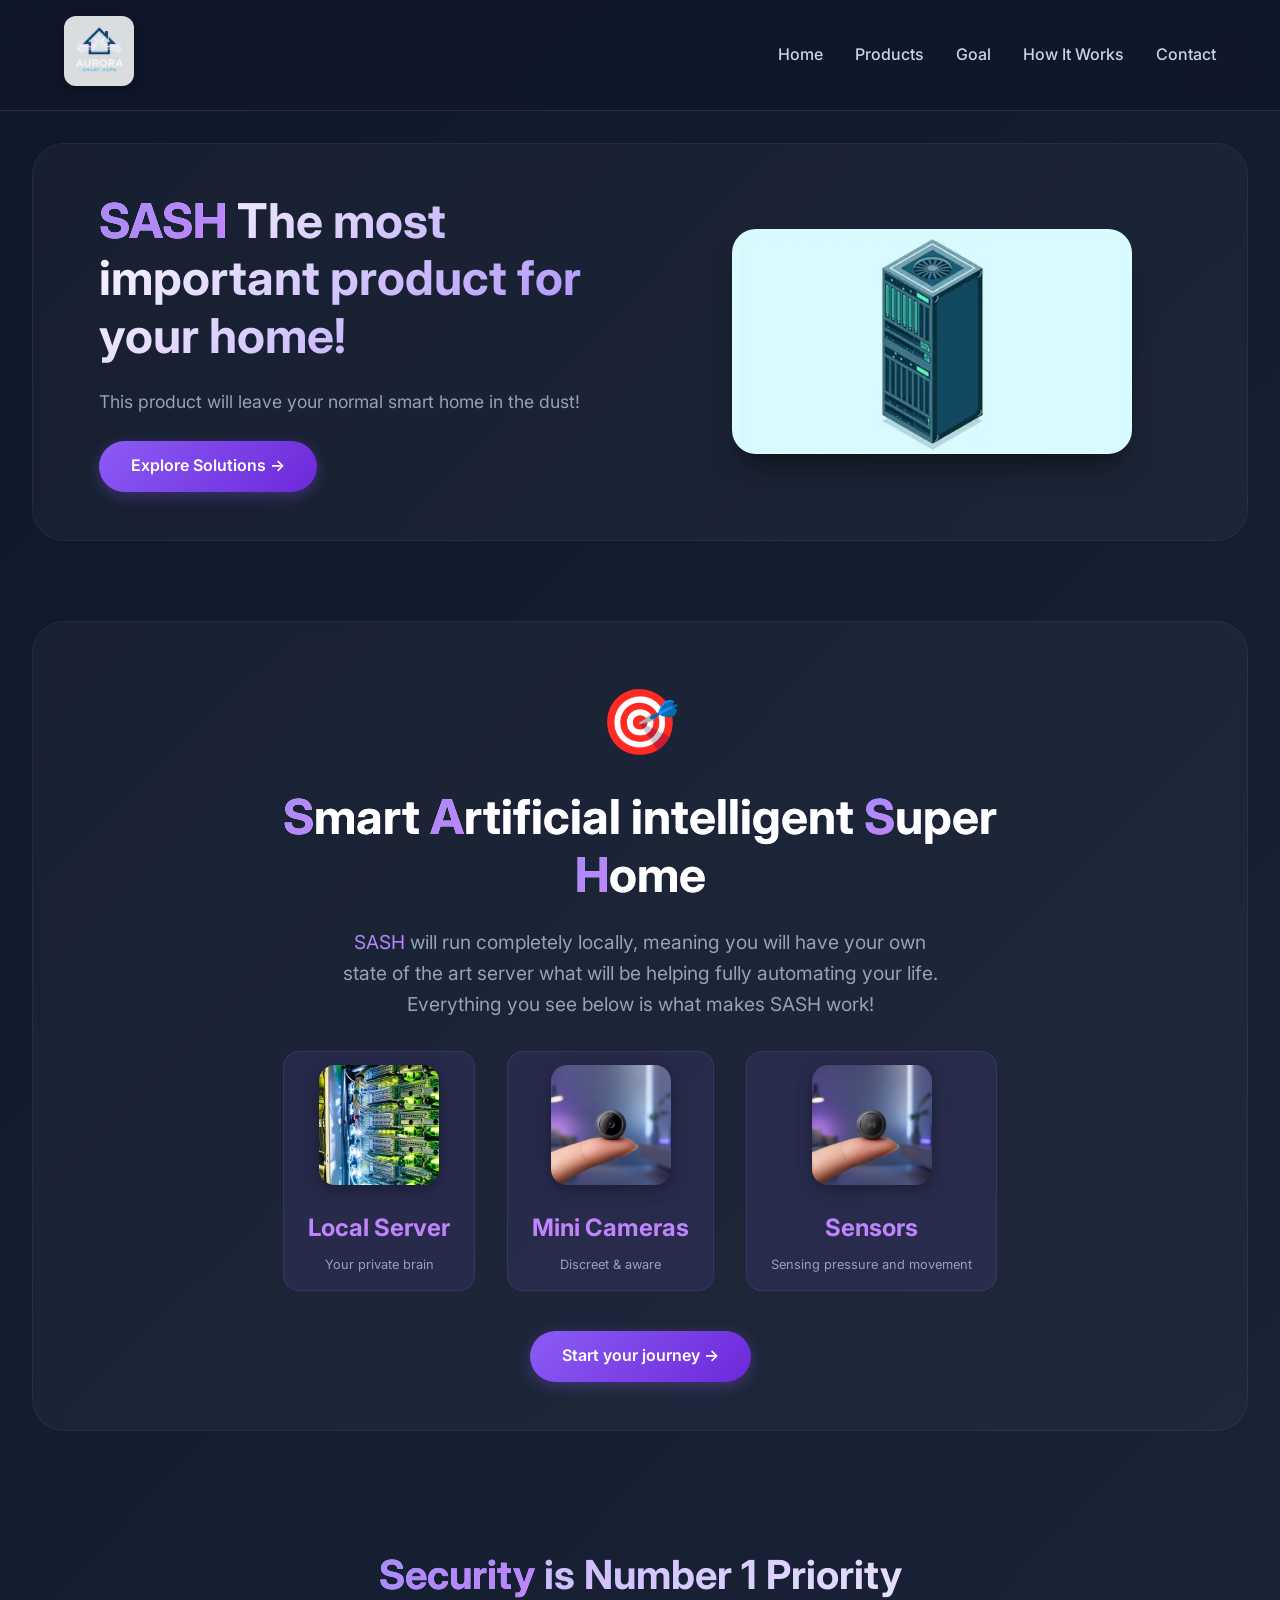
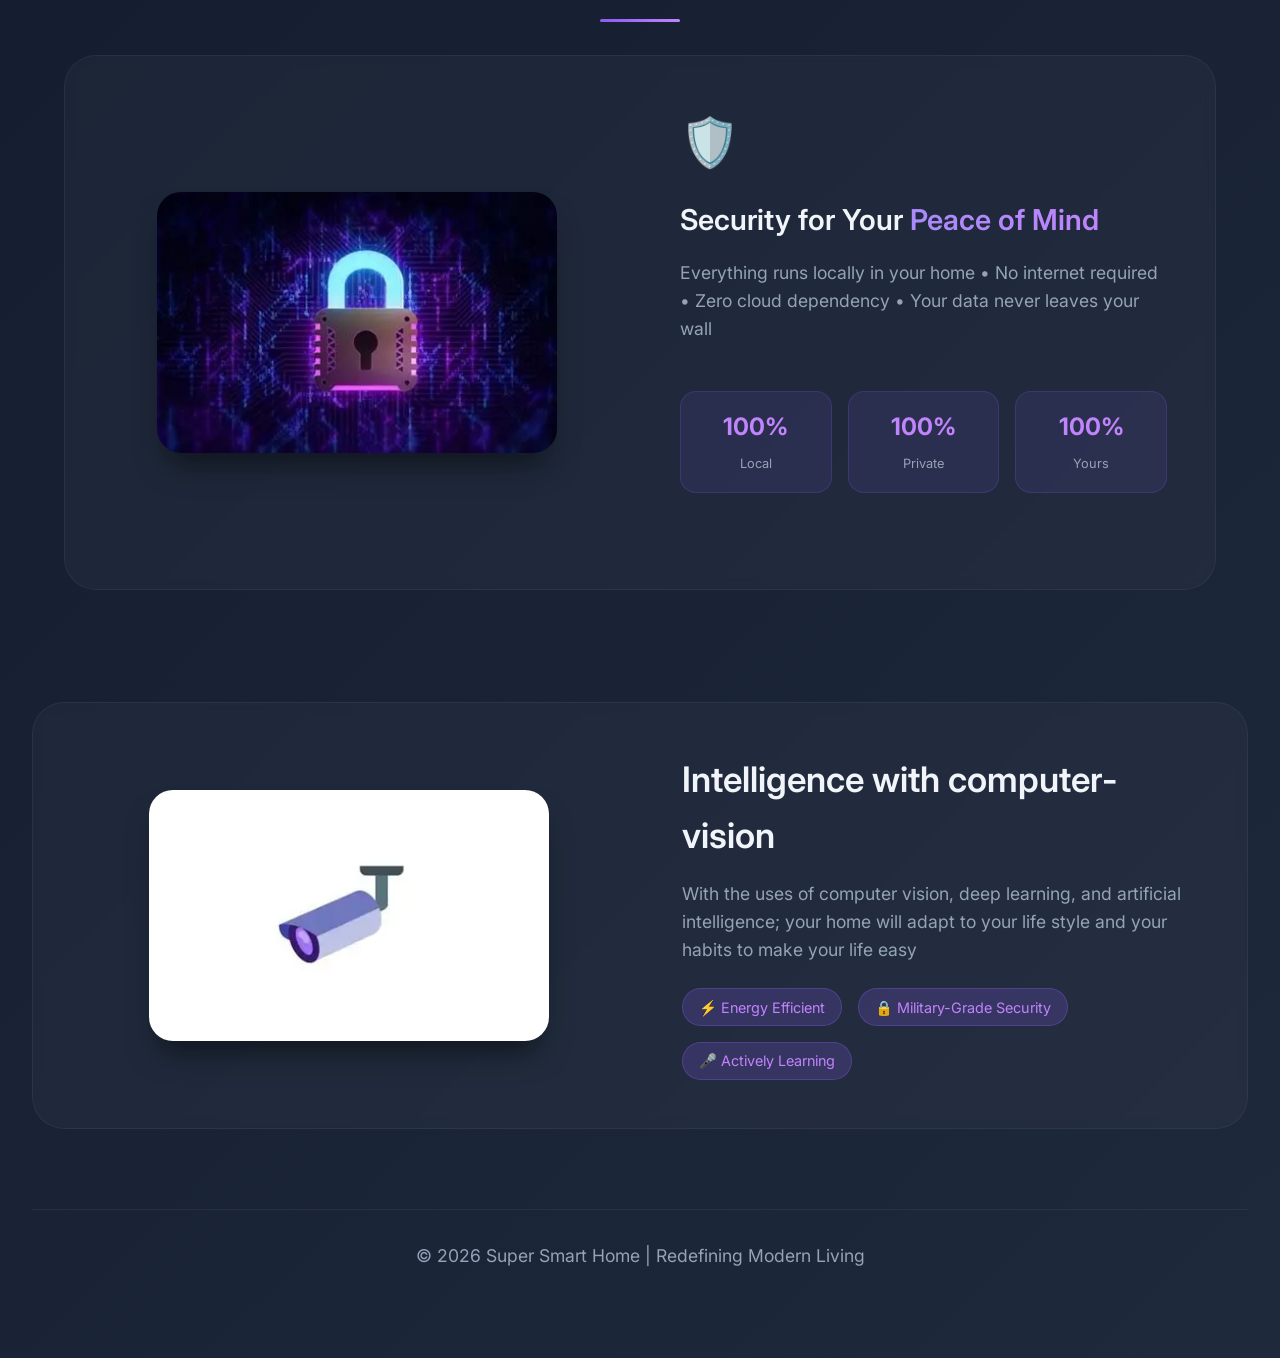
<file: product.html>
<!DOCTYPE html>
<head>
    <meta charset="UTF-8">
        <title>Super Smart Home | Product</title>
        <link rel="stylesheet" href="style.css">
        <link href="https://fonts.googleapis.com/css2?family=Inter:opsz,wght@14..32,300;14..32,400;14..32,600;14..32,700&display=swap" rel="stylesheet">
</head>
<body>
    <nav>
            <a href="index.html" class="logo-link">
                <img src="logo.png" alt="Super Smart Home logo" class="logo">
            </a>
            <div class="nav-links">
                <a href="index.html" class="nav-link">Home</a>
                <a href="product.html" class="nav-link">Products</a>
                <a href="goal.html" class="nav-link">Goal</a>
                <a href="how-it-works.html" class="nav-link">How It Works</a>
                <a href="contact.html" class="nav-link">Contact</a>
            </div>
        </nav>

        <main>
            <section class="opening">
                <div class="opening_left">
                    <div class="content-wrapper">
                        <h1><span class="highlight">SASH</span> The most important product for your home!</h1>
                        <p>This product will leave your normal smart home in the dust!</p>
                        <a href="goal.html" class="cta-button">Explore Solutions →</a>
                    </div>
                </div>
                <div class="opening_right">
                    <div class="image-container">
                        <img src="OIP.webp" alt="Smart home dashboard" class="hero-image">
                    </div>
                </div>
            </section>

            <section class="goal-hero">
                <div class="hero-content">
                    <div class="hero-icon">🎯</div>
                    <h1 class="hero-title" style="color:white">
                    <span class="highlight">S</span>mart <span class="highlight">A</span>rtificial intelligent <span class="highlight">S</span>uper <span class="highlight">H</span>ome
                    </h1>
                    <p class="hero-description">
                    <span class="highlight">SASH</span> will run completely locally, meaning you will have your own state of the art server what will be helping fully automating your life.
                    Everything you see below is what makes SASH work!
                    </p>
                    <div class="hero-stats">
                        <div class="stat-item">
                            <img src="server.webp" alt="Local server" class="stat-image">
                            <span class="stat-number">Local Server</span>
                            <span class="stat-label">Your private brain</span>
                        </div>
                        <div class="stat-item">
                            <img src="mini_camera.png" alt="Mini cameras" class="stat-image">
                            <span class="stat-number">Mini Cameras</span>
                            <span class="stat-label">Discreet & aware</span>
                        </div>
                        <div class="stat-item">
                            <img src="sensor.png" alt="24/7 monitoring" class="stat-image">
                            <span class="stat-number">Sensors</span>
                            <span class="stat-label">Sensing pressure and movement</span>
                        </div>
                    </div>
                    <a href="contact.html" class="cta-button hero-cta">Start your journey →</a>
                </div>
            </section>

            <section class="feature-showcase">
                <h2 class="centered-title"><span class="highlight">Security</span> is Number 1 Priority</h2>
                
                <div class="split-layout">
                    <div class="split-image">
                        <div class="image-container">
                            <img src="lock.webp" 
                                alt="Smart home technology" 
                                class="showcase-image">
                            <div class="image-glow"></div>
                        </div>
                    </div>
                    
                    <div class="split-text">
                        <div class="text-card">
                            <div class="feature-icon">🛡️</div>
                            <h3>Security for Your <span class="highlight">Peace of Mind</span></h3>
                            <p>Everything runs locally in your home • No internet required • Zero cloud dependency • Your data never leaves your wall</p>
                            
                            <div class="stats-grid">
                                <div class="stat">
                                    <span class="stat-number">100%</span>
                                    <span class="stat-label">Local</span>
                                </div>
                                <div class="stat">
                                    <span class="stat-number">100%</span>
                                    <span class="stat-label">Private</span>
                                </div>
                                <div class="stat">
                                    <span class="stat-number">100%</span>
                                    <span class="stat-label">Yours</span>
                                </div>
                            </div>
                            
                        </div>
                    </div>
                </div>
            </section>
            
            <section class="showing">
                <div class="showing_left">
                    <div class="image-container">
                        <img src="security_cam.webp" alt="Smart device" class="feature-image">
                    </div>
                </div>
                <div class="showing_right">
                    <div class="content-wrapper">
                        <h2>Intelligence with computer-vision</h2>
                        <p>With the uses of computer vision, deep learning, and artificial intelligence; your home will adapt 
                            to your life style and your habits to make your life easy</p>
                        <div class="feature-list">
                            <span class="feature-tag">⚡ Energy Efficient</span>
                            <span class="feature-tag">🔒 Military-Grade Security</span>
                            <span class="feature-tag">🎤 Actively Learning</span>
                        </div>
                    </div>
                </div>
            </section>

            
        <footer>
            <p>© 2026 Super Smart Home | Redefining Modern Living</p>
        </footer>   
        </main>
</body>
</file>
<file: style.css>
/* Reset & Base Styles */
* {
    margin: 0;
    padding: 0;
    box-sizing: border-box;
}

body {
    background: linear-gradient(135deg, #0f172a 0%, #1e293b 100%);
    color: #e2e8f0;
    font-family: 'Inter', sans-serif;
    line-height: 1.6;
    min-height: 100vh;
}

/* Navigation */
nav {
    background: rgba(15, 23, 42, 0.8);
    backdrop-filter: blur(10px);
    border-bottom: 1px solid rgba(255, 255, 255, 0.1);
    display: flex;
    align-items: center;
    justify-content: space-between;
    padding: 1rem 5%;
    position: sticky;
    top: 0;
    z-index: 100;
}

.logo-link {
    transition: transform 0.3s ease;
}

.logo-link:hover {
    transform: scale(1.05);
}

.logo {
    width: 70px;
    height: 70px;
    border-radius: 12px;
    object-fit: cover;
    box-shadow: 0 4px 12px rgba(0, 0, 0, 0.3);
}

.nav-links {
    display: flex;
    gap: 2rem;
}

.nav-link {
    color: #cbd5e1;
    text-decoration: none;
    font-weight: 500;
    transition: all 0.3s ease;
    position: relative;
    padding: 0.5rem 0;
}

.nav-link:hover {
    color: #a78bfa;
}

.nav-link::after {
    content: '';
    position: absolute;
    bottom: 0;
    left: 0;
    width: 0;
    height: 2px;
    background: linear-gradient(90deg, #a78bfa, #c084fc);
    transition: width 0.3s ease;
}

.nav-link:hover::after {
    width: 100%;
}

/* Main Content */
main {
    max-width: 1400px;
    margin: 0 auto;
    padding: 2rem;
}

/* Sections */
.opening, .showing {
    display: grid;
    grid-template-columns: 1fr 1fr;
    gap: 3rem;
    margin-bottom: 5rem;
    background: rgba(255, 255, 255, 0.03);
    border-radius: 2rem;
    padding: 3rem;
    backdrop-filter: blur(5px);
    border: 1px solid rgba(255, 255, 255, 0.05);
    transition: transform 0.3s ease, box-shadow 0.3s ease;
}

.opening:hover, .showing:hover {
    transform: translateY(-5px);
    box-shadow: 0 20px 40px rgba(0, 0, 0, 0.3);
    border-color: rgba(167, 139, 250, 0.3);
}

/* Left Side Content */
.opening_left, .showing_right {
    display: flex;
    align-items: center;
    justify-content: center;
}

.content-wrapper {
    max-width: 500px;
}

h1 {
    font-size: 3rem;
    font-weight: 700;
    line-height: 1.2;
    margin-bottom: 1.5rem;
    background: linear-gradient(135deg, #ffffff, #a78bfa);
    -webkit-background-clip: text;
    background-clip: text;
    color: transparent;
}

h2 {
    font-size: 2.2rem;
    font-weight: 600;
    margin-bottom: 1rem;
    color: #f1f5f9;
}

.highlight {
    color: #c084fc;
    background: linear-gradient(135deg, #a78bfa, #c084fc);
    -webkit-background-clip: text;
    background-clip: text;
    color: transparent;
}

p {
    color: #94a3b8;
    margin-bottom: 1.5rem;
    font-size: 1.1rem;
}

.cta-button {
    display: inline-block;
    background: linear-gradient(135deg, #8b5cf6, #6d28d9);
    color: white;
    text-decoration: none;
    padding: 0.8rem 2rem;
    border-radius: 50px;
    font-weight: 600;
    transition: all 0.3s ease;
    box-shadow: 0 4px 15px rgba(139, 92, 246, 0.3);
}

.cta-button:hover {
    transform: translateX(5px);
    box-shadow: 0 6px 20px rgba(139, 92, 246, 0.4);
    background: linear-gradient(135deg, #7c3aed, #5b21b6);
}

.feature-list {
    display: flex;
    gap: 1rem;
    flex-wrap: wrap;
    margin-top: 1.5rem;
}

.feature-tag {
    background: rgba(139, 92, 246, 0.2);
    padding: 0.4rem 1rem;
    border-radius: 50px;
    font-size: 0.9rem;
    color: #c084fc;
    border: 1px solid rgba(139, 92, 246, 0.3);
    transition: all 0.3s ease;
}

.feature-tag:hover {
    background: rgba(139, 92, 246, 0.4);
    transform: scale(1.05);
}

/* Right Side Images */
.opening_right, .showing_left {
    display: flex;
    align-items: center;
    justify-content: center;
}

.image-container {
    width: 100%;
    max-width: 400px;
    border-radius: 1.5rem;
    overflow: hidden;
    box-shadow: 0 20px 30px -10px rgba(0, 0, 0, 0.5);
    transition: transform 0.3s ease;
}

.image-container:hover {
    transform: scale(1.02);
}

.hero-image, .feature-image {
    width: 100%;
    height: auto;
    display: block;
    transition: transform 0.5s ease;
}

.image-container:hover .hero-image,
.image-container:hover .feature-image {
    transform: scale(1.05);
}

/* Footer */
footer {
    text-align: center;
    padding: 2rem;
    border-top: 1px solid rgba(255, 255, 255, 0.05);
    margin-top: 3rem;
    color: #64748b;
    font-size: 0.9rem;
}

/* Responsive Design */
@media (max-width: 768px) {
    nav {
        flex-direction: column;
        gap: 1rem;
        padding: 1rem;
    }
    
    .nav-links {
        gap: 1.5rem;
    }
    
    .opening, .showing {
        grid-template-columns: 1fr;
        gap: 2rem;
        padding: 1.5rem;
    }
    
    h1 {
        font-size: 2rem;
    }
    
    h2 {
        font-size: 1.5rem;
    }
    
    main {
        padding: 1rem;
    }
    
    .feature-list {
        justify-content: center;
    }
    
    .opening_left, .showing_right {
        text-align: center;
    }
    
    .content-wrapper {
        text-align: center;
    }
}

/* Smooth Scrolling */
html {
    scroll-behavior: smooth;
}

/* Centered Title Section */
.feature-showcase {
    margin-bottom: 5rem;
    padding: 2rem;
}

.centered-title {
    text-align: center;
    font-size: 2.5rem;
    font-weight: 700;
    margin-bottom: 3rem;
    background: linear-gradient(135deg,#a78bfa ,#ffffff );
    -webkit-background-clip: text;
    background-clip: text;
    color: transparent;
    position: relative;
}

.centered-title::after {
    content: '';
    position: absolute;
    bottom: -15px;
    left: 50%;
    transform: translateX(-50%);
    width: 80px;
    height: 3px;
    background: linear-gradient(90deg, #8b5cf6, #c084fc);
    border-radius: 3px;
}

/* Split Layout (Image Left, Text Right) */
.split-layout {
    display: grid;
    grid-template-columns: 1fr 1fr;
    gap: 3rem;
    align-items: center;
    background: rgba(255, 255, 255, 0.03);
    border-radius: 2rem;
    padding: 2rem;
    backdrop-filter: blur(5px);
    border: 1px solid rgba(255, 255, 255, 0.05);
    transition: all 0.3s ease;
}

.split-layout:hover {
    transform: translateY(-5px);
    box-shadow: 0 20px 40px rgba(0, 0, 0, 0.3);
    border-color: rgba(139, 92, 246, 0.3);
}

/* Image Side */
.split-image {
    position: relative;
    display: flex;
    justify-content: center;
    align-items: center;
}

.image-container {
    position: relative;
    border-radius: 1.5rem;
    overflow: hidden;
    box-shadow: 0 20px 30px -10px rgba(0, 0, 0, 0.5);
}

.showcase-image {
    width: 100%;
    height: auto;
    display: block;
    transition: transform 0.5s ease;
}

.image-container:hover .showcase-image {
    transform: scale(1.05);
}

.image-glow {
    position: absolute;
    top: 0;
    left: 0;
    right: 0;
    bottom: 0;
    background: linear-gradient(135deg, rgba(139, 92, 246, 0.2), rgba(192, 132, 252, 0.1));
    pointer-events: none;
    opacity: 0;
    transition: opacity 0.3s ease;
}

.image-container:hover .image-glow {
    opacity: 1;
}

/* Text Side */
.split-text {
    display: flex;
    align-items: center;
}

.text-card {
    padding: 1rem;
}

.feature-icon {
    font-size: 3rem;
    margin-bottom: 1rem;
    display: inline-block;
    animation: float 3s ease-in-out infinite;
}

@keyframes float {
    0%, 100% { transform: translateY(0px); }
    50% { transform: translateY(-10px); }
}

.text-card h3 {
    font-size: 1.8rem;
    font-weight: 600;
    margin-bottom: 1rem;
    color: #f1f5f9;
}

.text-card p {
    color: #94a3b8;
    font-size: 1.1rem;
    line-height: 1.6;
    margin-bottom: 2rem;
}

/* Stats Grid */
.stats-grid {
    display: grid;
    grid-template-columns: repeat(3, 1fr);
    gap: 1rem;
    margin-bottom: 2rem;
    padding: 1rem 0;
}

.stat {
    text-align: center;
    padding: 1rem;
    background: rgba(139, 92, 246, 0.1);
    border-radius: 1rem;
    border: 1px solid rgba(139, 92, 246, 0.2);
    transition: all 0.3s ease;
}

.stat:hover {
    background: rgba(139, 92, 246, 0.2);
    transform: translateY(-3px);
}

.stat-number {
    display: block;
    font-size: 1.5rem;
    font-weight: 700;
    color: #c084fc;
    margin-bottom: 0.25rem;
}

.stat-label {
    font-size: 0.8rem;
    color: #94a3b8;
}

/* Learn More Button */
.learn-more {
    display: inline-flex;
    align-items: center;
    gap: 0.5rem;
    color: #c084fc;
    text-decoration: none;
    font-weight: 600;
    transition: all 0.3s ease;
    border-bottom: 2px solid transparent;
}

.learn-more:hover {
    gap: 1rem;
    color: #a78bfa;
    border-bottom-color: #a78bfa;
}

/* Responsive Design */
@media (max-width: 968px) {
    .split-layout {
        grid-template-columns: 1fr;
        gap: 2rem;
        text-align: center;
    }
    
    .centered-title {
        font-size: 2rem;
    }
    
    .stats-grid {
        justify-content: center;
    }
    
    .text-card {
        text-align: center;
    }
    
    .feature-icon {
        font-size: 2.5rem;
    }
    
    .text-card h3 {
        font-size: 1.5rem;
    }
}
/* Centered Goal Hero Section */
.goal-hero {
  background: rgba(255, 255, 255, 0.03);
  backdrop-filter: blur(5px);
  border: 1px solid rgba(255, 255, 255, 0.05);
  border-radius: 2rem;
  padding: 3rem 2rem;
  margin-bottom: 5rem;
  text-align: center;
  transition: transform 0.3s ease, box-shadow 0.3s ease;
}

.goal-hero:hover {
  transform: translateY(-5px);
  box-shadow: 0 20px 40px rgba(0, 0, 0, 0.3);
  border-color: rgba(167, 139, 250, 0.3);
}

.hero-content {
  max-width: 800px;
  margin: 0 auto;
}

.hero-icon {
  font-size: 4rem;
  margin-bottom: 1rem;
  animation: float 3s ease-in-out infinite;
}

.hero-title {
  font-size: 3rem;
  font-weight: 700;
  line-height: 1.2;
  margin-bottom: 1.5rem;
  background: linear-gradient(135deg, #ffffff, #a78bfa);
  -webkit-background-clip: text;
  background-clip: text;
  color: transparent;
}

.hero-description {
  font-size: 1.2rem;
  color: #94a3b8;
  max-width: 600px;
  margin: 0 auto 2rem auto;
}

.hero-stats {
  display: flex;
  justify-content: center;
  gap: 2rem;
  flex-wrap: wrap;
  margin-bottom: 2rem;
}

.stat-item {
  background: rgba(139, 92, 246, 0.1);
  padding: 0.8rem 1.5rem;
  border-radius: 1rem;
  border: 1px solid rgba(139, 92, 246, 0.2);
  transition: all 0.3s ease;
}

.stat-item:hover {
  background: rgba(139, 92, 246, 0.2);
  transform: translateY(-3px);
}

.stat-item .stat-number {
  display: block;
  font-size: 1.5rem;
  font-weight: 700;
  color: #c084fc;
}

.stat-item .stat-label {
  font-size: 0.8rem;
  color: #94a3b8;
}

.hero-cta {
  display: inline-block;
  margin-top: 0.5rem;
}

/* Responsive */
@media (max-width: 768px) {
  .goal-hero {
    padding: 2rem 1rem;
  }
  .hero-title {
    font-size: 2rem;
  }
  .hero-stats {
    gap: 1rem;
  }
  .stat-item {
    padding: 0.5rem 1rem;
  }
}

/* Small extra styles to keep contact card grid consistent */
.contact-grid {
    display: grid;
    grid-template-columns: repeat(auto-fit, minmax(250px, 1fr));
    gap: 1.5rem;
    margin-top: 2rem;
}
.contact-card {
    background: rgba(255, 255, 255, 0.03);
    border-radius: 1.5rem;
    padding: 1.8rem;
    text-align: center;
    transition: all 0.3s ease;
    border: 1px solid rgba(255, 255, 255, 0.05);
    text-decoration: none;
    color: inherit;
    display: block;
}
.contact-card:hover {
    transform: translateY(-5px);
    border-color: rgba(139, 92, 246, 0.4);
    background: rgba(139, 92, 246, 0.05);
    box-shadow: 0 20px 30px -10px rgba(0, 0, 0, 0.3);
}
.contact-icon {
    font-size: 2.8rem;
    margin-bottom: 1rem;
    display: inline-block;
}
.contact-title {
    font-size: 1.3rem;
    font-weight: 600;
    color: #f1f5f9;
    margin-bottom: 0.5rem;
}
.contact-detail {
    color: #94a3b8;
    font-size: 0.95rem;
    word-break: break-word;
}
.contact-detail a {
    color: #c084fc;
    text-decoration: none;
    transition: color 0.2s;
}
.contact-detail a:hover {
    color: #a78bfa;
    text-decoration: underline;
}
.form-group {
    margin-bottom: 1.5rem;
    text-align: left;
}
.form-group label {
    display: block;
    margin-bottom: 0.5rem;
    color: #cbd5e1;
    font-weight: 500;
}
.form-group input, .form-group textarea {
    width: 100%;
    padding: 0.8rem 1rem;
    background: rgba(15, 23, 42, 0.6);
    border: 1px solid rgba(255, 255, 255, 0.1);
    border-radius: 1rem;
    color: #e2e8f0;
    font-family: 'Inter', sans-serif;
    transition: all 0.2s;
}
.form-group input:focus, .form-group textarea:focus {
    outline: none;
    border-color: #a78bfa;
    box-shadow: 0 0 0 2px rgba(167, 139, 250, 0.2);
}
.submit-btn {
    background: linear-gradient(135deg, #8b5cf6, #6d28d9);
    border: none;
    padding: 0.8rem 2rem;
    border-radius: 50px;
    color: white;
    font-weight: 600;
    cursor: pointer;
    transition: all 0.3s;
    width: 100%;
    font-size: 1rem;
}
.submit-btn:hover {
    transform: translateX(5px);
    box-shadow: 0 6px 20px rgba(139, 92, 246, 0.4);
    background: linear-gradient(135deg, #7c3aed, #5b21b6);
}
@media (max-width: 768px) {
    .contact-card {
        padding: 1.2rem;
    }
    .contact-icon {
        font-size: 2rem;
    }
}

.stat-image {
    width: 120px;
    height: 120px;
    object-fit: cover;
    border-radius: 1rem;
    margin-bottom: 1rem;
    filter: drop-shadow(0 4px 8px rgba(0,0,0,0.3));
    transition: transform 0.3s ease;
}
</file>
